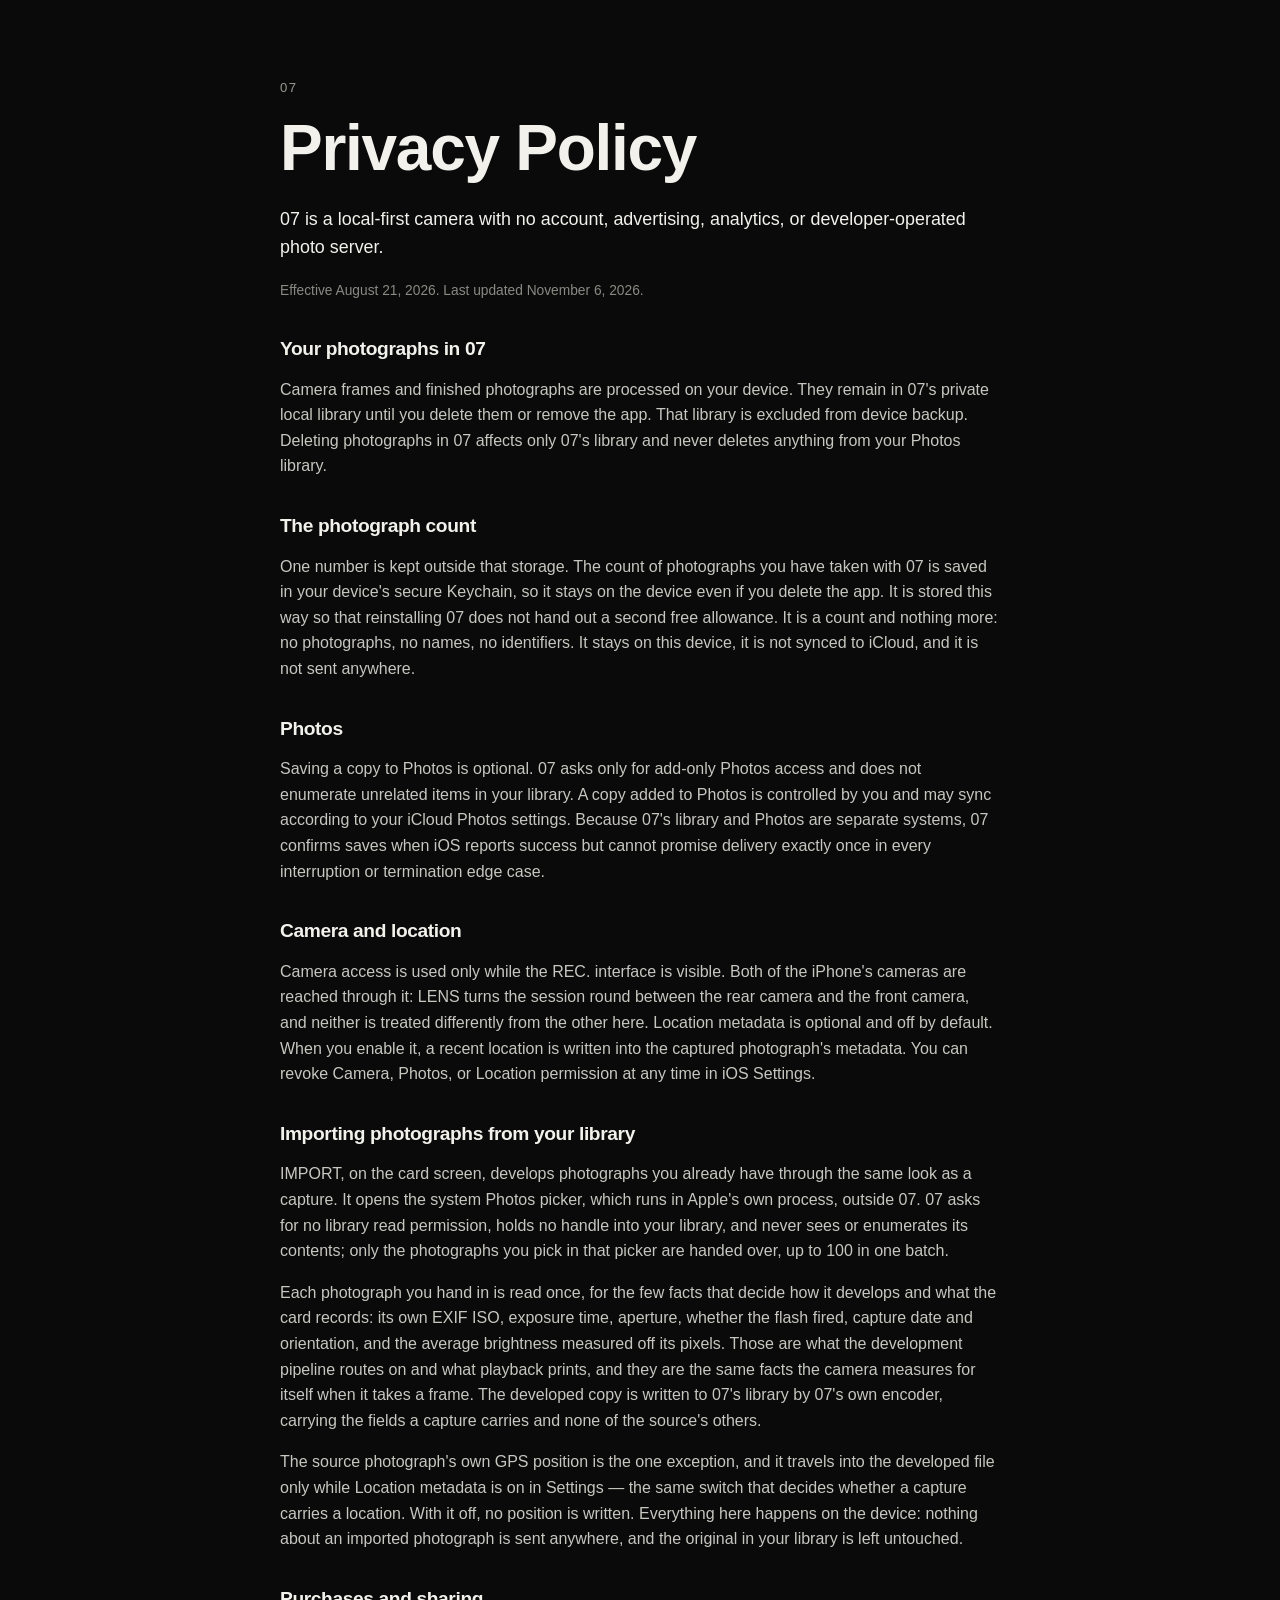
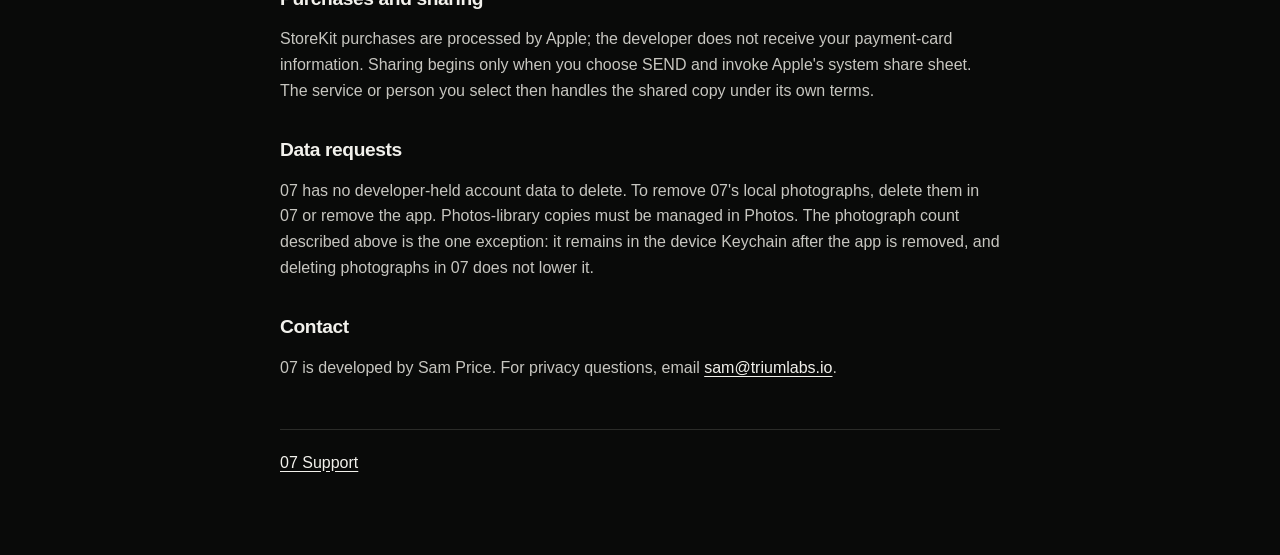
<file: privacy/index.html>
<!doctype html>
<html lang="en">
<head>
  <meta charset="utf-8">
  <meta name="viewport" content="width=device-width, initial-scale=1">
  <meta name="color-scheme" content="dark">
  <title>07 Privacy Policy</title>
  <link rel="stylesheet" href="../styles.css">
</head>
<body>
<main>
  <p class="eyebrow">07</p>
  <h1>Privacy Policy</h1>
  <p class="lede">07 is a local-first camera with no account, advertising, analytics, or developer-operated photo server.</p>
  <p class="meta">Effective August 21, 2026. Last updated November 6, 2026.</p>

  <h2>Your photographs in 07</h2>
  <p>Camera frames and finished photographs are processed on your device. They remain in 07's private local library until you delete them or remove the app. That library is excluded from device backup. Deleting photographs in 07 affects only 07's library and never deletes anything from your Photos library.</p>

  <h2>The photograph count</h2>
  <p>One number is kept outside that storage. The count of photographs you have taken with 07 is saved in your device's secure Keychain, so it stays on the device even if you delete the app. It is stored this way so that reinstalling 07 does not hand out a second free allowance. It is a count and nothing more: no photographs, no names, no identifiers. It stays on this device, it is not synced to iCloud, and it is not sent anywhere.</p>

  <h2>Photos</h2>
  <p>Saving a copy to Photos is optional. 07 asks only for add-only Photos access and does not enumerate unrelated items in your library. A copy added to Photos is controlled by you and may sync according to your iCloud Photos settings. Because 07's library and Photos are separate systems, 07 confirms saves when iOS reports success but cannot promise delivery exactly once in every interruption or termination edge case.</p>

  <h2>Camera and location</h2>
  <p>Camera access is used only while the REC. interface is visible. Both of the iPhone's cameras are reached through it: LENS turns the session round between the rear camera and the front camera, and neither is treated differently from the other here. Location metadata is optional and off by default. When you enable it, a recent location is written into the captured photograph's metadata. You can revoke Camera, Photos, or Location permission at any time in iOS Settings.</p>

  <h2>Importing photographs from your library</h2>
  <p>IMPORT, on the card screen, develops photographs you already have through the same look as a capture. It opens the system Photos picker, which runs in Apple's own process, outside 07. 07 asks for no library read permission, holds no handle into your library, and never sees or enumerates its contents; only the photographs you pick in that picker are handed over, up to 100 in one batch.</p>
  <p>Each photograph you hand in is read once, for the few facts that decide how it develops and what the card records: its own EXIF ISO, exposure time, aperture, whether the flash fired, capture date and orientation, and the average brightness measured off its pixels. Those are what the development pipeline routes on and what playback prints, and they are the same facts the camera measures for itself when it takes a frame. The developed copy is written to 07's library by 07's own encoder, carrying the fields a capture carries and none of the source's others.</p>
  <p>The source photograph's own GPS position is the one exception, and it travels into the developed file only while Location metadata is on in Settings — the same switch that decides whether a capture carries a location. With it off, no position is written. Everything here happens on the device: nothing about an imported photograph is sent anywhere, and the original in your library is left untouched.</p>

  <h2>Purchases and sharing</h2>
  <p>StoreKit purchases are processed by Apple; the developer does not receive your payment-card information. Sharing begins only when you choose SEND and invoke Apple's system share sheet. The service or person you select then handles the shared copy under its own terms.</p>

  <h2>Data requests</h2>
  <p>07 has no developer-held account data to delete. To remove 07's local photographs, delete them in 07 or remove the app. Photos-library copies must be managed in Photos. The photograph count described above is the one exception: it remains in the device Keychain after the app is removed, and deleting photographs in 07 does not lower it.</p>

  <h2>Contact</h2>
  <p>07 is developed by Sam Price. For privacy questions, email <a href="mailto:sam@triumlabs.io">sam@triumlabs.io</a>.</p>

  <footer><a href="../support/">07 Support</a></footer>
</main>
</body>
</html>
</file>
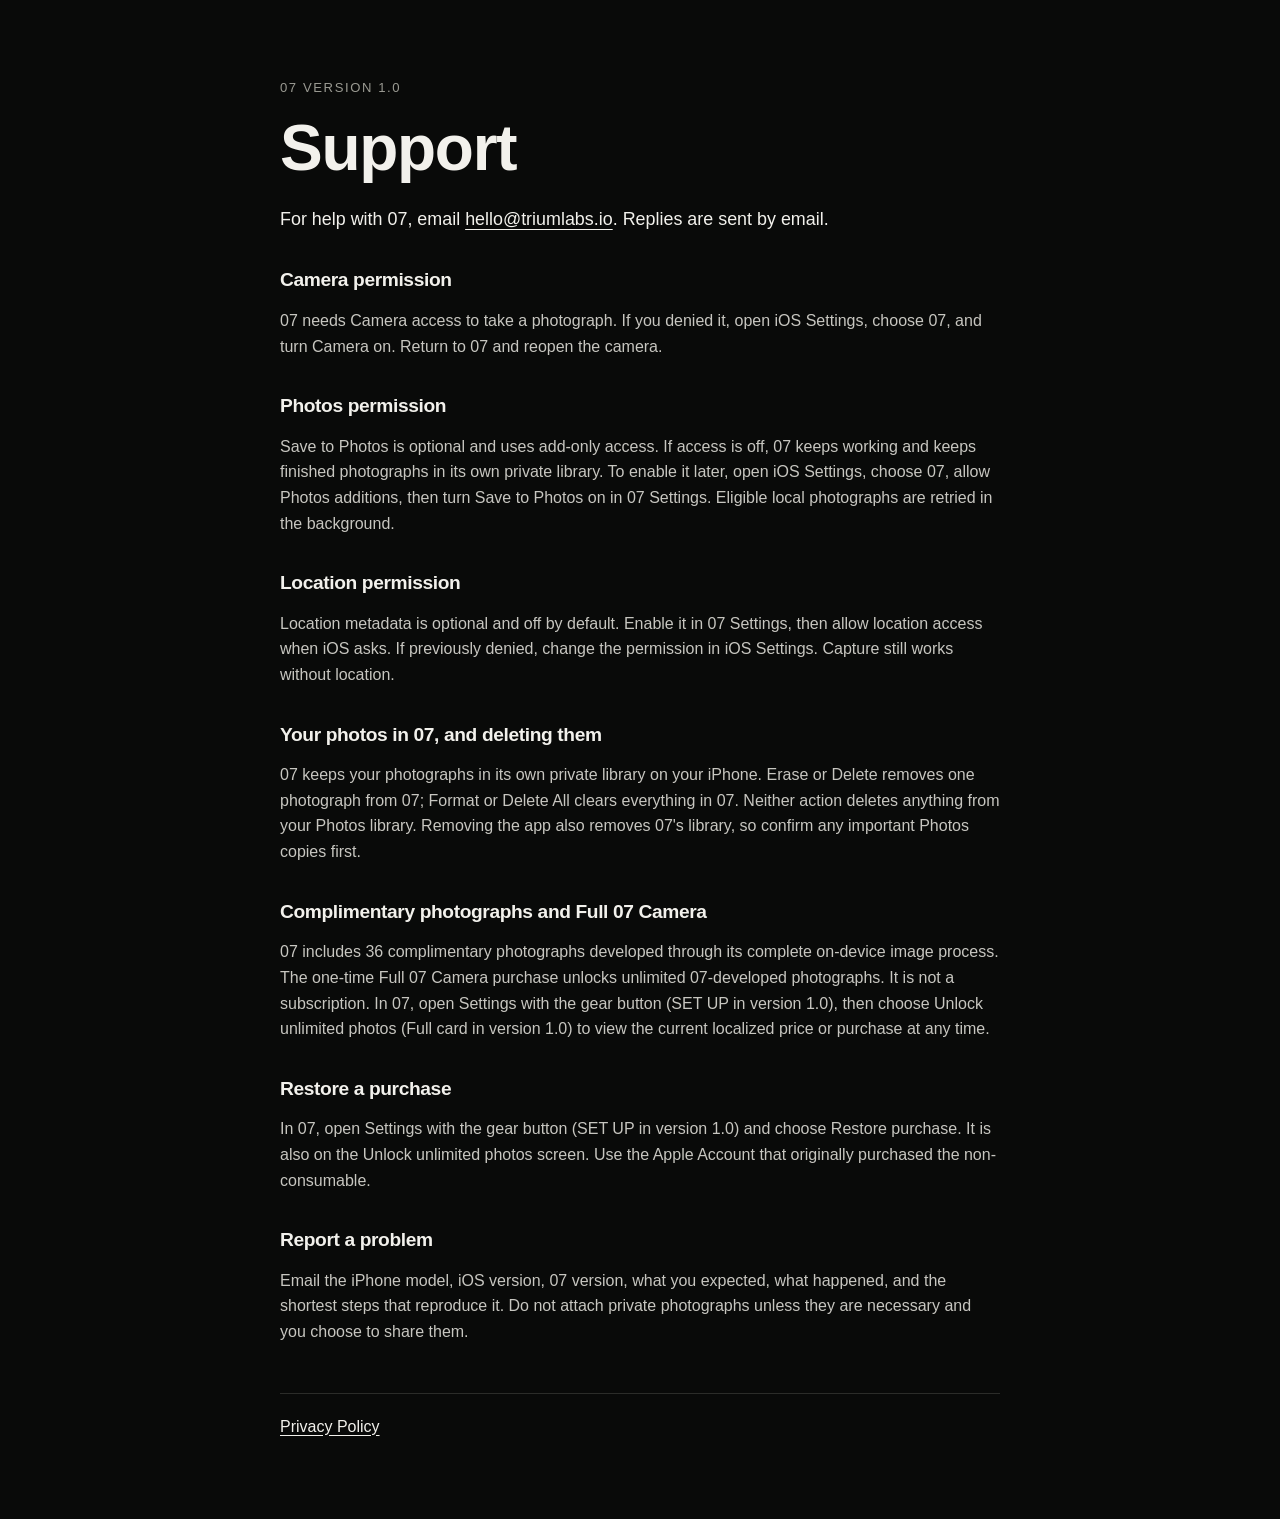
<file: support/index.html>
<!doctype html>
<html lang="en">
<head>
  <meta charset="utf-8">
  <meta name="viewport" content="width=device-width, initial-scale=1">
  <meta name="color-scheme" content="dark">
  <title>07 Support</title>
  <link rel="stylesheet" href="../styles.css">
</head>
<body>
<main>
  <p class="eyebrow">07 version 1.0</p>
  <h1>Support</h1>
  <p class="lede">For help with 07, email <a href="mailto:hello@triumlabs.io">hello@triumlabs.io</a>. Replies are sent by email.</p>

  <h2>Camera permission</h2>
  <p>07 needs Camera access to take a photograph. If you denied it, open iOS Settings, choose 07, and turn Camera on. Return to 07 and reopen the camera.</p>

  <h2>Photos permission</h2>
  <p>Save to Photos is optional and uses add-only access. If access is off, 07 keeps working and keeps finished photographs in its own private library. To enable it later, open iOS Settings, choose 07, allow Photos additions, then turn Save to Photos on in 07 Settings. Eligible local photographs are retried in the background.</p>

  <h2>Location permission</h2>
  <p>Location metadata is optional and off by default. Enable it in 07 Settings, then allow location access when iOS asks. If previously denied, change the permission in iOS Settings. Capture still works without location.</p>

  <h2>Your photos in 07, and deleting them</h2>
  <p>07 keeps your photographs in its own private library on your iPhone. Erase or Delete removes one photograph from 07; Format or Delete All clears everything in 07. Neither action deletes anything from your Photos library. Removing the app also removes 07's library, so confirm any important Photos copies first.</p>

  <h2>Complimentary photographs and Full 07 Camera</h2>
  <p>07 includes 36 complimentary photographs developed through its complete on-device image process. The one-time Full 07 Camera purchase unlocks unlimited 07-developed photographs. It is not a subscription. In 07, open Settings with the gear button (SET UP in version 1.0), then choose Unlock unlimited photos (Full card in version 1.0) to view the current localized price or purchase at any time.</p>

  <h2>Restore a purchase</h2>
  <p>In 07, open Settings with the gear button (SET UP in version 1.0) and choose Restore purchase. It is also on the Unlock unlimited photos screen. Use the Apple Account that originally purchased the non-consumable.</p>

  <h2>Report a problem</h2>
  <p>Email the iPhone model, iOS version, 07 version, what you expected, what happened, and the shortest steps that reproduce it. Do not attach private photographs unless they are necessary and you choose to share them.</p>

  <footer><a href="../privacy/">Privacy Policy</a></footer>
</main>
</body>
</html>
</file>
<file: styles.css>
:root {
  color-scheme: dark;
  font-family: -apple-system, BlinkMacSystemFont, "Segoe UI", sans-serif;
  background: #090a09;
  color: #f2f1ec;
}

* { box-sizing: border-box; }

body {
  margin: 0;
  background: #090a09;
  line-height: 1.6;
}

main {
  width: min(720px, calc(100% - 40px));
  margin: 0 auto;
  padding: 64px 0 80px;
}

h1, h2 { line-height: 1.18; letter-spacing: -0.02em; }
h1 { font-size: clamp(2.25rem, 8vw, 4rem); margin: 0 0 12px; }
h2 { font-size: 1.2rem; margin: 36px 0 8px; }
p, li { color: #c7c6c0; }
a { color: #f2f1ec; text-underline-offset: 0.2em; }
.eyebrow { color: #9a9a92; font-size: 0.82rem; letter-spacing: 0.12em; text-transform: uppercase; }
.lede { color: #f2f1ec; font-size: 1.12rem; }
.meta { color: #8a8a84; font-size: 0.86rem; }
footer { border-top: 1px solid #2b2c29; margin-top: 48px; padding-top: 20px; }
</file>
